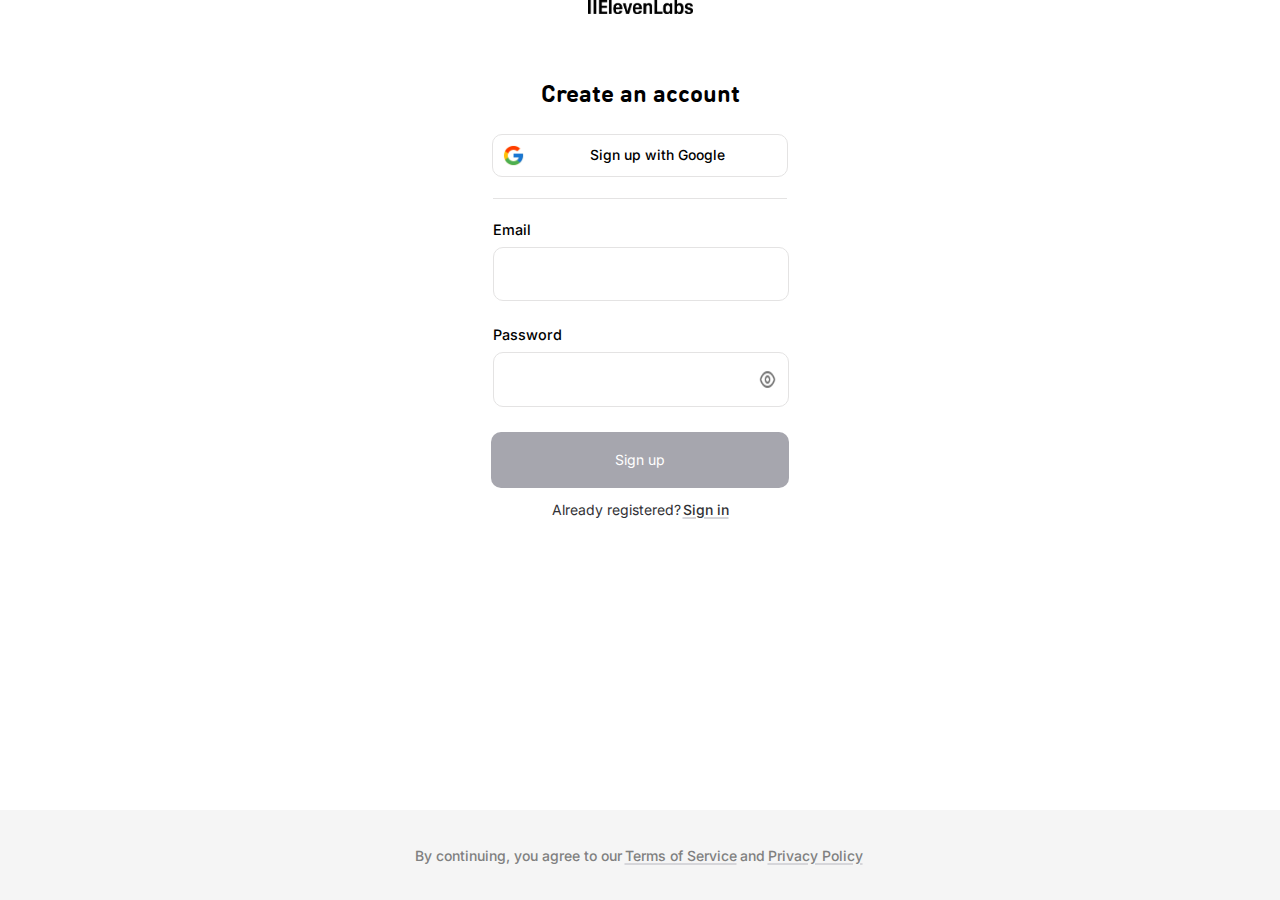
<file: Web_Dev/ElevenLabs_SignUp/index.html>
<!-- The approach that I am following for this assignment is basically to first analyze the eleven labs sign up page and roughly figuring out the sections that will be there. In this case, I think just a hero section plus the footer section is needed. Then I started with hero section, and for the hero section, I first made the rough HTML structure and not at all focussing on the CSS properly.... just focussing on rough positioning using flex, rough colors not exact... It obviously triggers your OCD a but you'll have to bear with it, now when you feel that the html structure is on point, now you focus more on exact font size, types, colors, positioning, responsiveness of this specific hero section and after that move to footer section. I think its important to give 1 final round of CSS revision after all the sections are integrated and stuff is looking decent but still not perfect -->

<!DOCTYPE html>
<html lang="en">
<head>
    <meta charset="UTF-8">
    <meta name="viewport" content="width=device-width, initial-scale=1.0">
    <link rel="icon" href="Icon.png" style="border-radius: 20px;">
    <link rel="preconnect" href="https://fonts.googleapis.com">
    <link rel="preconnect" href="https://fonts.gstatic.com" crossorigin>
    <link href="https://fonts.googleapis.com/css2?family=Atkinson+Hyperlegible:ital,wght@0,400;0,700;1,400;1,700&family=Inter:ital,opsz,wght@0,14..32,100..900;1,14..32,100..900&display=swap" rel="stylesheet">
    <link rel="stylesheet" href="style.css">
    <title>Sign up | ElevenLabs</title>
</head>
<body>
    <!-- hero section -->
     <div class="hero-section">
        <img src="elevenlabs-logo-black.png" alt="logo" width="105">
        <div class="create-account">Create an account</div>
        <div class="sign-up">
            <img src="google_icon.png" alt="google_icon" width="23">
            <div class="google-sign-up">Sign up with Google</div>
        </div>
        <div class="border-line"></div>
        <div class="input-stuff">
            <div class="input-stuff-field-name">Email</div>
            <div contenteditable="true" class="input-fields"></div>
        </div>
        <div class="input-stuff">
            <div class="input-stuff-field-name">Password</div>
            <div class="input-fields password-field">
                <div contenteditable="true" class="password-input-field"></div>
                <img src="eye-icon.png" alt="eye-icon" class="password-eye">
            </div>
        </div>
        <div class="sign-up-button">
            <div>Sign up</div>
        </div>
        <div class="already-registered">
            <div>Already registered?</div>
            <a href="#" class="sign-in-anchor">Sign in</a>
        </div>
     </div>
    <!-- footer -->
     <div class="footer-stuff">
        <span>By continuing, you agree to our</span>
        <a href="#" class="footer-anchor">Terms of Service</a>
        <span>and</span>
        <a href="#" class="footer-anchor">Privacy Policy</a>
     </div>
</body>
</html>
</file>
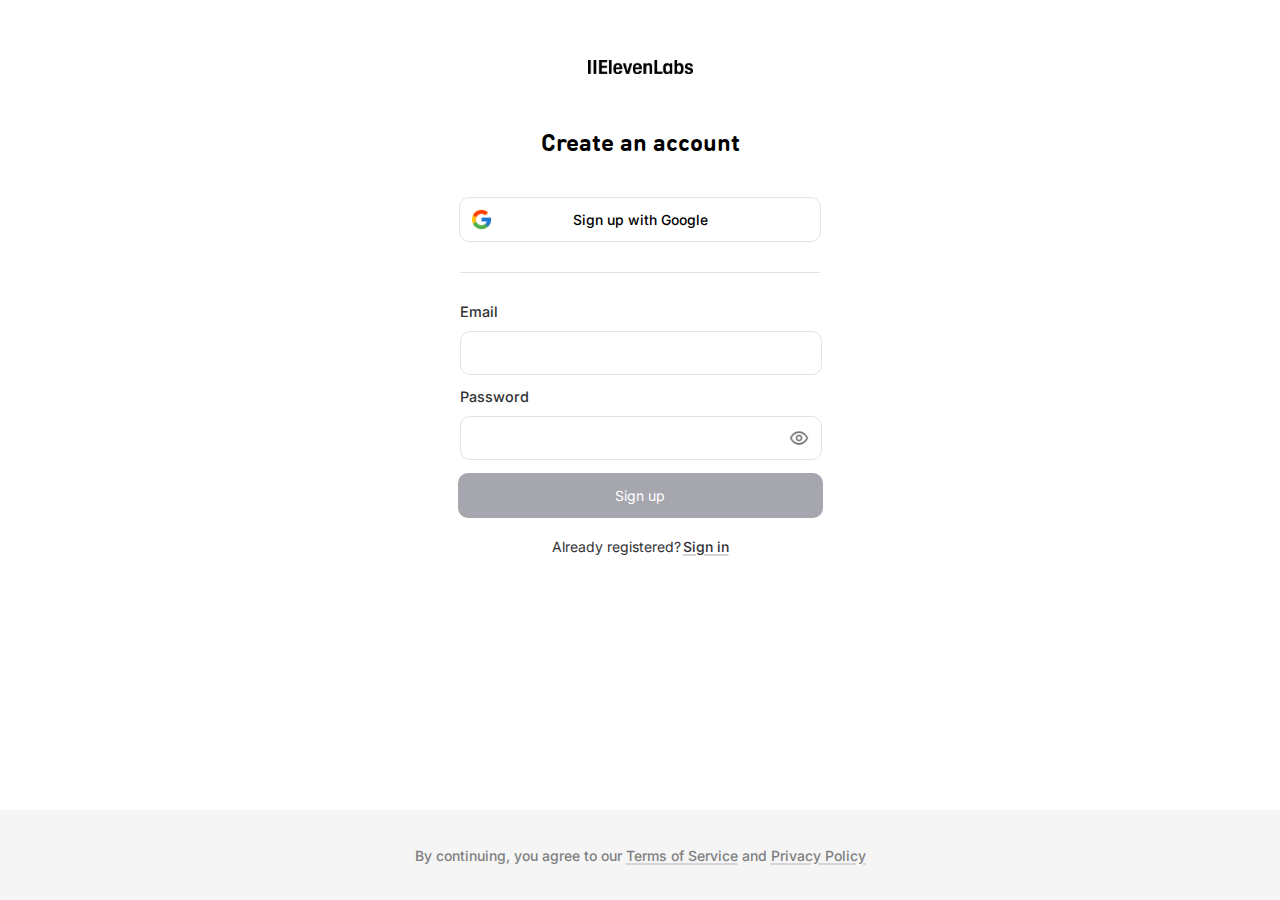
<file: Web_Dev/HTML/BasicStuff/ElevenLabs_SignUp/index.html>
<!-- The approach that I am following for this assignment is basically to first analyze the eleven labs sign up page and roughly figuring out the sections that will be there. In this case, I think just a hero section plus the footer section is needed. Then I started with hero section, and for the hero section, I first made the rough HTML structure and not at all focussing on the CSS properly.... just focussing on rough positioning using flex, rough colors not exact... It obviously triggers your OCD a but you'll have to bear with it, now when you feel that the html structure is on point, now you focus more on exact font size, types, colors, positioning, responsiveness of this specific hero section and after that move to footer section. I think its important to give 1 final round of CSS revision after all the sections are integrated and stuff is looking decent but still not perfect -->

<!DOCTYPE html>
<html lang="en">
<head>
    <meta charset="UTF-8">
    <meta name="viewport" content="width=device-width, initial-scale=1.0">
    <link rel="icon" href="Icon.png" style="border-radius: 20px;">
    <link rel="preconnect" href="https://fonts.googleapis.com">
    <link rel="preconnect" href="https://fonts.gstatic.com" crossorigin>
    <link href="https://fonts.googleapis.com/css2?family=Atkinson+Hyperlegible:ital,wght@0,400;0,700;1,400;1,700&family=Inter:ital,opsz,wght@0,14..32,100..900;1,14..32,100..900&display=swap" rel="stylesheet">
    <link rel="stylesheet" href="style.css">
    <title>Sign up | ElevenLabs</title>
</head>
<body>
    <!-- hero section -->
     <div class="hero-section">
        <a href="https://elevenlabs.io/" class="eleven-labs-logo"><img src="elevenlabs-logo-black.png" alt="logo" width="105"></a>
        <div class="create-account">Create an account</div>
        <div class="sign-up">
            <img src="google_icon.png" alt="google_icon" width="23">
            <div class="google-sign-up">Sign up with Google</div>
        </div>
        <div class="border-line"></div>
        <div class="input-stuff">
            <div class="input-stuff-field-name">Email</div>
            <div class="input-fields email-field">
                <div contenteditable="true" class="type-email-field editable-stuff"></div>
            </div>
        </div>
        <div class="input-stuff">
            <div class="input-stuff-field-name">Password</div>
            <div class="input-fields password-field">
                <div contenteditable="true" class="password-input-field editable-stuff"></div>
                <img src="eye-icon.png" alt="eye-icon" class="password-eye">
            </div>
        </div>
        <div class="sign-up-button">
            <div>Sign up</div>
        </div>
        <div class="already-registered">
            <div>Already registered?</div>
            <a href="https://elevenlabs.io/app/sign-in" class="sign-in-anchor">Sign in</a>
        </div>
     </div>
    <!-- footer -->
     <div class="footer-stuff">
        <div class="footer-container">
            <span>By continuing, you agree to our </span>
            <a href="https://elevenlabs.io/terms-of-use" class="footer-anchor">Terms of Service</a>
            <span> and </span>
            <a href="https://elevenlabs.io/privacy-policy" class="footer-anchor">Privacy Policy</a>
        </div>
     </div>
</body>
</html>
</file>
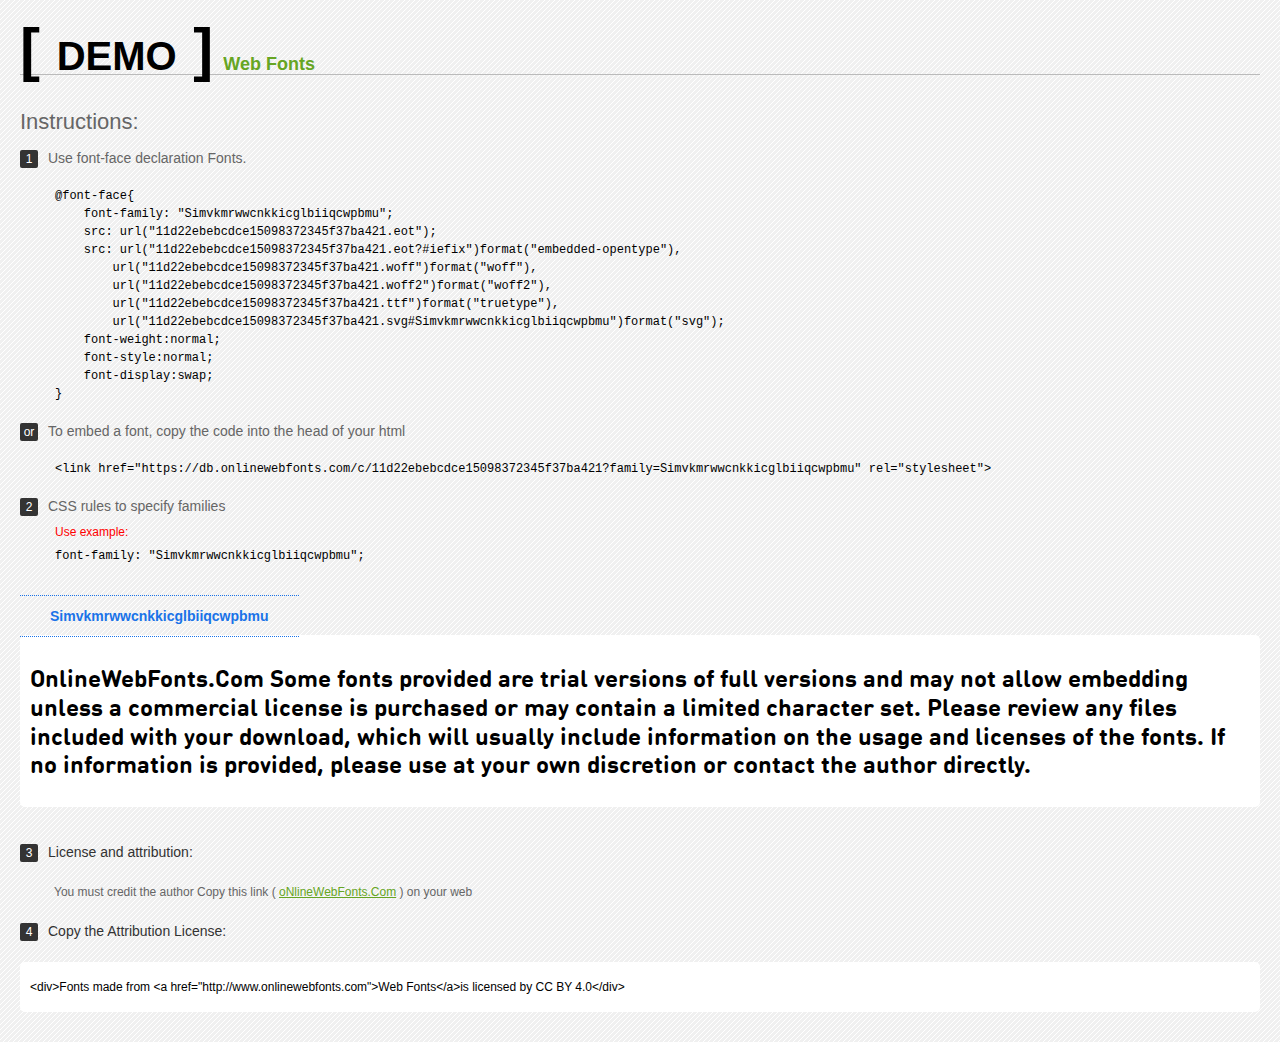
<file: Web_Dev/ElevenLabs_SignUp/fonts/waldenburg/Simvkmrwwcnkkicglbiiqcwpbmu/Web Fonts/Web Fonts Demo.html>
<!doctype html>
<html>
<head>
<meta charset="utf-8">
<title>Simvkmrwwcnkkicglbiiqcwpbmu Fonts Demo</title>
<style type="text/css">
*{margin:0;padding:0;list-style-type:none;}body{font-family:Arial,Helvetica,sans-serif;line-height:1.5;font-size:16px;padding:20px;color:#333;background-image:url([data-uri]);}a{color:#66A523;}a:hover,.g:hover{opacity:0.7;}h1{font-size:60px;border-bottom:1px solid #bbb;line-height:20px;color:#000;text-transform:uppercase;margin-top:20px;}h1 a{font-size:18px;color:#66A523;text-decoration:none;text-transform:capitalize;margin-left:10px;}h1 font{font-size:40px;}.info{float:left;font-size:14px;margin-top:30px;color:#666;}.info .inst{font-size:22px;margin-bottom:10px;}.info span,.by span{color:#fff;border-radius:2px;display:inline-block;width:18px;height:18px;text-align:center;margin-right:10px;background-color:#333333;font-size:12px;line-height:18px;}.info .exs{font-size:12px;color:#666;margin-left:35px;display:block;}.info .exs font{color:#f00;line-height:30px;}.demo{float:left;width:100%;height:auto;padding-bottom:10px;margin-top:70px;background-color:#FFF;border-radius:5px;}.demo a{color:#1a73e8;float:left;font-weight:bold;font-size:14px;padding-right:30px;padding-left:30px;position:relative;border-top-width:1px;border-top-style:dotted;border-top-color:#1A73E8;text-decoration:none;border-bottom-width:1px;border-bottom-style:dotted;border-bottom-color:#1A73E8;line-height:40px;margin-top:-40px;}.demo .t{font-size:24px;float:left;width:calc(100% - 20px);color:#000;height:120px;margin-top:20px;line-height:1.2em;overflow-x:hidden;padding:10px;}.by{padding-top:15px;float:left;width:100%;margin-top:10px;margin-right:0;margin-bottom:10px;margin-left:0;font-size:14px;color:#666;}.by .b{padding-top:10px;padding-bottom:10px;color:#333;}.by .a{padding-top:10px;padding-bottom:10px;margin-left:34px;font-size:12px;}.te{width:100%;height:auto;border:0px solid #CCC;resize:none;float:left;margin-top:10px;line-height:16px;overflow:hidden;border-radius:5px;color:#000000;background-color:#FFF;font-size:12px;margin-bottom:20px;text-indent:10px;padding-top:17px;padding-bottom:17px;}pre{color:#000;}
</style>
<style type="text/css">

@font-face{
    font-family: "Simvkmrwwcnkkicglbiiqcwpbmu";
    src: url("11d22ebebcdce15098372345f37ba421.eot");
    src: url("11d22ebebcdce15098372345f37ba421.eot?#iefix")format("embedded-opentype"),
        url("11d22ebebcdce15098372345f37ba421.woff")format("woff"),
        url("11d22ebebcdce15098372345f37ba421.woff2")format("woff2"),
        url("11d22ebebcdce15098372345f37ba421.ttf")format("truetype"),
        url("11d22ebebcdce15098372345f37ba421.svg#Simvkmrwwcnkkicglbiiqcwpbmu")format("svg");
    font-weight:normal;
    font-style:normal;
    font-display:swap;
}

</style>
</head>
<body>
<h1> <span>[ <font>Demo</font> ]</span><a href="http://www.onlinewebfonts.com" target="_blank">Web Fonts</a></h1>
<div class="info">
  <div class="inst">Instructions:</div>
  <span>1</span>Use font-face declaration Fonts.
  <div class="exs">
    <pre>

@font-face{
    font-family: "Simvkmrwwcnkkicglbiiqcwpbmu";
    src: url("11d22ebebcdce15098372345f37ba421.eot");
    src: url("11d22ebebcdce15098372345f37ba421.eot?#iefix")format("embedded-opentype"),
        url("11d22ebebcdce15098372345f37ba421.woff")format("woff"),
        url("11d22ebebcdce15098372345f37ba421.woff2")format("woff2"),
        url("11d22ebebcdce15098372345f37ba421.ttf")format("truetype"),
        url("11d22ebebcdce15098372345f37ba421.svg#Simvkmrwwcnkkicglbiiqcwpbmu")format("svg");
    font-weight:normal;
    font-style:normal;
    font-display:swap;
}

</pre>
  </div>
  <span>or</span>To embed a font, copy the code into the head of your html
  <div class="exs">
<br/><pre>&lt;link href=&quot;https://db.onlinewebfonts.com/c/11d22ebebcdce15098372345f37ba421?family=Simvkmrwwcnkkicglbiiqcwpbmu&quot; rel=&quot;stylesheet&quot;&gt;</pre><br/>
  </div>
  <span>2</span>CSS rules to specify families
  <div class="exs"><font>Use example:</font> <br/>
    <pre>
font-family: &quot;Simvkmrwwcnkkicglbiiqcwpbmu&quot;;
</pre>
  </div>
</div>
<!--demo-->
<div class="demo"><a href="https://www.onlinewebfonts.com/download/11d22ebebcdce15098372345f37ba421" target="_blank">Simvkmrwwcnkkicglbiiqcwpbmu</a>
  <div class="t" style='font-family:"Simvkmrwwcnkkicglbiiqcwpbmu"'>
  OnlineWebFonts.Com Some fonts provided are trial versions of full versions and may not allow embedding 
unless a commercial license is purchased or may contain a limited character set. 
Please review any files included with your download, 
which will usually include information on the usage and licenses of the fonts. 
If no information is provided, 
please use at your own discretion or contact the author directly.</div>
</div>
<!--demo-->
<div class="by">
  <div class="b"><span>3</span>License and attribution:</div>
  <div class="a">You must credit the author Copy this link ( <a href="http://www.onlinewebfonts.com" target="_blank">oNlineWebFonts.Com</a> ) on your web</div>
  <div class="b"><span>4</span>Copy the Attribution License:</div>
  <div class="te">&lt;div&gt;Fonts made from &lt;a href="http://www.onlinewebfonts.com"&gt;Web Fonts&lt;/a&gt;is licensed by CC BY 4.0&lt;/div&gt;</div>
</div>
</body>
</html>
</file>
<file: Web_Dev/ElevenLabs_SignUp/style.css>
@font-face {
    font-family: "Waldenburg";
    src: url("fonts/waldenburg/Simvkmrwwcnkkicglbiiqcwpbmu/Simvkmrwwcnkkicglbiiqcwpbmu.woff2") format(woff2),
         url("fonts/waldenburg/Simvkmrwwcnkkicglbiiqcwpbmu/Simvkmrwwcnkkicglbiiqcwpbmu.woff2") format(woff);
    font-style:normal;
    font-display: swap;
}

body
{
    padding:0;
    margin:0;
}

[contenteditable] {
    outline:none
}

.hero-section
{
    height:90vh;
    display:flex;
    align-items: center;
    flex-direction: column;
}

.sign-up
{
    display:flex;
    justify-content: flex-start;
    align-items: center;
    border:1px solid rgb(228, 227, 227);
    width:21.5%;
    padding:0.7%;
    margin-bottom:1%;
    cursor: pointer;
    border-radius: 10px;
}

.sign-up:hover
{
    background-color: rgb(0 0 0 / 2%)
}

.border-line
{
    border-bottom:1px solid rgb(228, 227, 227);
    width:23%;
    margin-top: 0.7%;
    margin-bottom: 1.7%;
}

.sign-up-button
{
    background-color: #A6A6AE;
    width:23.3%;
    display:flex;
    justify-content: center;
    align-items: center;
    height:7%;
    font-family: "Inter", sans-serif;
    border-radius:10px;
    color:white;
    font-size:14px;
    cursor: default
}

.already-registered
{
    display:flex;
    justify-content: center;
    padding-top:1%;
    font-family: "Inter", sans-serif;
    font-size:14px;
    color:#323235;
}

.sign-in-anchor
{ 
    /* text-decoration controls decorative lines applied to text */
    text-decoration: underline;  
    text-underline-offset: 2px;
    text-decoration-thickness: 1.5px;
    text-decoration-color: hsl(240 5.1% 84.7%);
    padding-left: 2px;
    color:#323235;
    font-weight: 500;
}

.input-stuff
{
    width:23%;
    height:13%;
    font-family: "Inter", sans-serif;
    font-weight: 500;
    font-size: 0.9rem;
}

.input-fields:focus-within
{
    border-color: black;
    border-width: 2px;
}

.input-fields
{
    background-color: white;
    width:100%;
    border:1px solid rgb(228, 227, 227);
    border-radius:10px;
    margin-top:3%;
    height:50%
}

.password-field
{
    display:flex;
    justify-content: center;
    align-items: center;
}

.email-field
{
    display: flex;
    align-items:center;
    justify-content:center;
}

.password-input-field
{
    width:86%;
}

.create-account
{
    font-family: "Waldenburg";
    font-size:1.5rem;
    padding-top:5.5%;
    padding-bottom: 2%;
}

.google-sign-up
{
    font-family: "Inter", sans-serif;
    font-weight: 500;
    font-size: 0.87rem;
    padding-left:23.5%;
}

.password-eye
{
    width:6%;
    height:47%;
}

.input-stuff-field-name
{
    cursor:pointer;
}

.footer-stuff
{
    display:flex;
    align-items:center;
    justify-content: center;
    font-family: "Inter",sans-serif;
    font-size:14px;
    height:10vh;
    color:grey;
    background-color: rgb(245, 245, 245);
    font-weight:500;
}

.footer-anchor
{
    text-decoration: underline;
    text-underline-offset: 2px;
    padding-left:3px;
    padding-right:3px;
    color:grey;
    text-decoration-thickness: 1.5px;
    text-decoration-color: hsl(240 5.1% 84.7%);
}

.eleven-labs-logo
{
    padding-top:4%
}

.type-email-field
{
    width:92%
}

.editable-stuff
{
    white-space: nowrap;
    overflow: hidden;
}
</file>
<file: Web_Dev/HTML/BasicStuff/ElevenLabs_SignUp/style.css>
/* how to break footer anchor stuff and bring it to next line part by part rather than a whole */

@font-face {
    font-family: "Waldenburg";
    src: url("fonts/waldenburg/Simvkmrwwcnkkicglbiiqcwpbmu/Simvkmrwwcnkkicglbiiqcwpbmu.woff2") format(woff2),
         url("fonts/waldenburg/Simvkmrwwcnkkicglbiiqcwpbmu/Simvkmrwwcnkkicglbiiqcwpbmu.woff2") format(woff);
    font-style:normal;
    font-display: swap;
}

body
{
    padding:0;
    margin:0;
}

[contenteditable] {
    outline:none
}

.hero-section
{
    height:90vh;
    display:flex;
    align-items: center;
    flex-direction: column;
    box-sizing: border-box;
}

.sign-up
{
    display:flex;
    justify-content: flex-start;
    align-items: center;
    border:1px solid rgb(228, 227, 227);
    width:340px;
    padding:10px;
    margin-bottom:20px;
    cursor: pointer;
    border-radius: 10px;
}

.sign-up:hover
{
    background-color: rgb(0 0 0 / 2%)
}

.border-line
{
    border-bottom:1px solid rgb(228, 227, 227);
    width:360px;
    margin-top: 10px;
    margin-bottom: 30px;
}

.sign-up-button
{
    background-color: #A6A6AE;
    width:365px;
    display:flex;
    justify-content: center;
    align-items: center;
    height:45px;
    font-family: "Inter", sans-serif;
    border-radius:10px;
    color:white;
    font-size:14px;
    cursor: default
}

.already-registered
{
    display:flex;
    justify-content: center;
    padding-top:20px;
    font-family: "Inter", sans-serif;
    font-size:14px;
    color:#323235;
}

.sign-in-anchor
{ 
    /* text-decoration controls decorative lines applied to text */
    text-decoration: underline;  
    text-underline-offset: 2px;
    text-decoration-thickness: 1.5px;
    text-decoration-color: hsl(240 5.1% 84.7%);
    padding-left: 2px;
    color:#323235;
    font-weight: 500;
}

.input-stuff
{
    width:360px;
    height:85px;
    font-family: "Inter", sans-serif;
    font-weight: 500;
    font-size: 0.9rem;
    color : #323235
}

.input-fields:focus-within
{
    border-color: black;
    border-width: 2px;
}

.input-fields
{
    background-color: white;
    width:100%;
    border:1px solid rgb(228, 227, 227);
    border-radius:10px;
    margin-top:3%;
    height:50%
}

.password-field
{
    display:flex;
    justify-content: center;
    align-items: center;
}

.email-field
{
    display: flex;
    align-items:center;
    justify-content:center;
}

.password-input-field
{
    width:310px;
    padding : 1px 15px;
}

.create-account
{
    font-family: "Waldenburg";
    font-size:1.5rem;
    padding-top:55px;
    padding-bottom: 40px;
}

.google-sign-up
{
    font-family: "Inter", sans-serif;
    font-weight: 500;
    font-size: 0.87rem;
    padding-left:80px
}

.password-eye
{
    width:20px;
    height:20px;
    padding: 12px
}

.input-stuff-field-name
{
    cursor:pointer;
}

.footer-container
{
    display:flex;
    align-items:center;
    justify-content: center;
    font-family: "Inter",sans-serif;
    font-size:14px;
    height:10vh;
    color:grey;
    background-color: rgb(245, 245, 245);
    font-weight:500;
    padding : 25px;
    box-sizing: border-box;
}
div.footer-container
{
    white-space: pre;
}

.footer-anchor
{
    text-decoration: underline;
    text-underline-offset: 2px;
    color:grey;
    text-decoration-thickness: 1.5px;
    text-decoration-color: hsl(240 5.1% 84.7%);
}

.eleven-labs-logo
{
    padding-top:60px
}

.type-email-field
{
    width: 330px;
    padding : 1px 15px;
}

.editable-stuff
{
    white-space: nowrap;
    overflow: hidden;
}

@media (max-width: 767px) {
    .eleven-labs-logo
    {
        visibility: hidden;
    }
}

@media (max-width: 510px) {
    .hero-section
    {
        height : 87vh
    }
    .footer-container
    {
        display : inline-flex;
        flex-wrap : wrap;
        justify-content: flex-start;
        height : 13vh
    }
}

@media (max-width : 400px) {
    .sign-up
    {
        flex-shrink : 1;
        width : 85%
    }
    .border-line,.sign-up-button,.input-stuff
    {
        flex-shrink : 1;
        width : 90%;
    }
}
</file>
